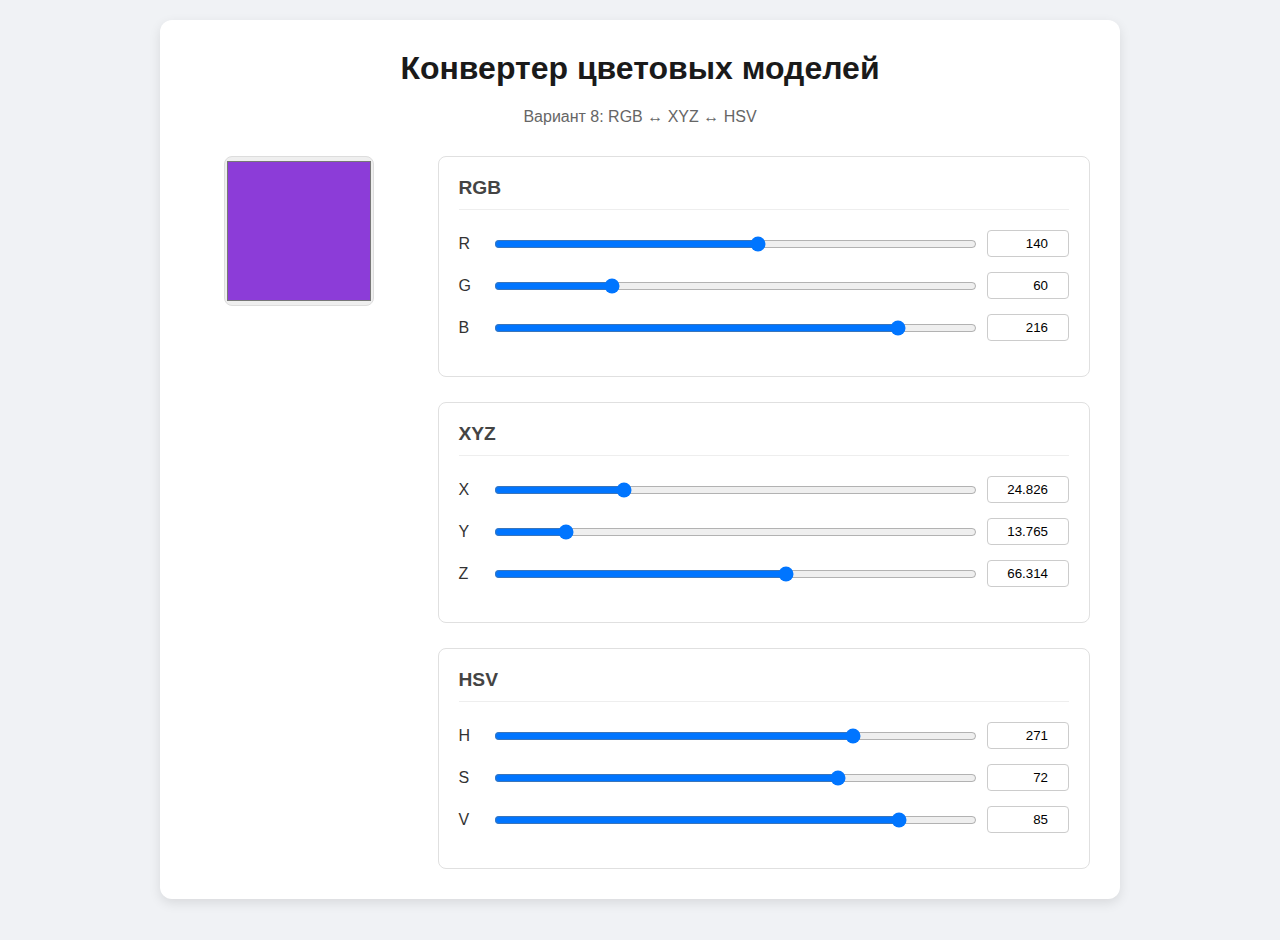
<file: index.html>
<!DOCTYPE html>
<html lang="ru">
<head>
    <meta charset="UTF-8">
    <meta name="viewport" content="width=device-width, initial-scale=1.0">
    <title>Конвертер Цветов (Вариант 8: RGB-XYZ-HSV)</title>
    <link rel="stylesheet" href="style.css">
</head>
<body>
    <div class="container">
        <h1>Конвертер цветовых моделей</h1>
        <p>Вариант 8: RGB ↔ XYZ ↔ HSV</p>

        <div class="main-content">
            <div class="color-preview-wrapper">
                <input type="color" id="color-picker" value="#8c3cd8">
                
                <div id="gamut-warning" class="warning hidden">
                    Внимание: Цвет находится вне цветового охвата sRGB и был скорректирован.
                </div>
            </div>

            <div class="color-models">
                <div class="model-card">
                    <h2>RGB</h2>
                    <div class="control-group">
                        <label for="r-range">R</label>
                        <input type="range" id="r-range" class="slider" min="0" max="255" step="1">
                        <input type="number" id="r-input" min="0" max="255">
                    </div>
                    <div class="control-group">
                        <label for="g-range">G</label>
                        <input type="range" id="g-range" class="slider" min="0" max="255" step="1">
                        <input type="number" id="g-input" min="0" max="255">
                    </div>
                    <div class="control-group">
                        <label for="b-range">B</label>
                        <input type="range" id="b-range" class="slider" min="0" max="255" step="1">
                        <input type="number" id="b-input" min="0" max="255">
                    </div>
                </div>

                <div class="model-card">
                    <h2>XYZ</h2>
                    <div class="control-group">
                        <label for="x-range">X</label>
                        <input type="range" id="x-range" class="slider" min="0" max="95.047" step="0.001">
                        <input type="number" id="x-input" min="0" max="95.047" step="0.001">
                    </div>
                    <div class="control-group">
                        <label for="y-range">Y</label>
                        <input type="range" id="y-range" class="slider" min="0" max="100.000" step="0.001">
                        <input type="number" id="y-input" min="0" max="100.000" step="0.001">
                    </div>
                    <div class="control-group">
                        <label for="z-range">Z</label>
                        <input type="range" id="z-range" class="slider" min="0" max="108.883" step="0.001">
                        <input type="number" id="z-input" min="0" max="108.883" step="0.001">
                    </div>
                </div>

                <div class="model-card">
                    <h2>HSV</h2>
                    <div class="control-group">
                        <label for="h-range">H</label>
                        <input type="range" id="h-range" class="slider" min="0" max="360" step="1">
                        <input type="number" id="h-input" min="0" max="360">
                    </div>
                    <div class="control-group">
                        <label for="s-range">S</label>
                        <input type="range" id="s-range" class="slider" min="0" max="100" step="1">
                        <input type="number" id="s-input" min="0" max="100">
                    </div>
                    <div class="control-group">
                        <label for="v-range">V</label>
                        <input type="range" id="v-range" class="slider" min="0" max="100" step="1">
                        <input type="number" id="v-input" min="0" max="100">
                    </div>
                </div>
            </div>
        </div>
    </div>
    <script src="script.js"></script>
</body>
</html>
</file>
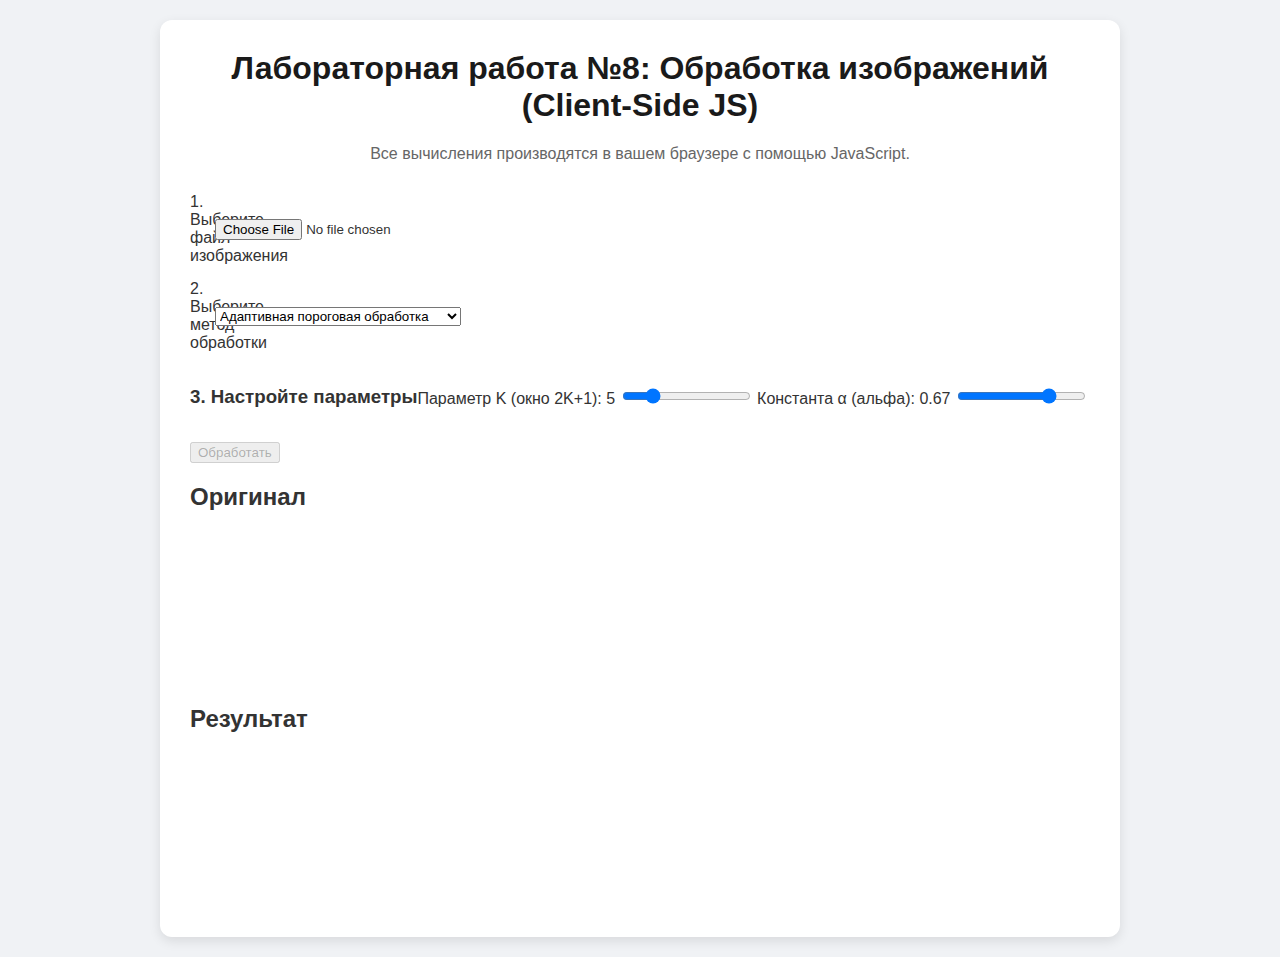
<file: index3.html>
<!DOCTYPE html>
<html lang="ru">
<head>
    <meta charset="UTF-8">
    <meta name="viewport" content="width=device-width, initial-scale=1.0">
    <title>Лабораторная работа №8 (JavaScript)</title>
    <link rel="stylesheet" href="style.css">
</head>
<body>
    <div class="container">
        <h1>Лабораторная работа №8: Обработка изображений (Client-Side JS)</h1>
        <p>Все вычисления производятся в вашем браузере с помощью JavaScript.</p>

        <div class="controls">
            <div class="control-group">
                <label for="fileInput">1. Выберите файл изображения</label>
                <input type="file" id="fileInput" accept="image/*">
            </div>
            
            <div class="control-group">
                <label for="processing_type">2. Выберите метод обработки</label>
                <select id="processing_type">
                    <optgroup label="Адаптивная обработка (из лекции)">
                        <option value="adaptive_lecture">Адаптивная пороговая обработка</option>
                    </optgroup>
                    <optgroup label="Высокочастотные фильтры (Резкость)">
                        <option value="sharpen">Простой фильтр резкости</option>
                        <option value="laplacian">Фильтр Лапласа</option>
                    </optgroup>
                    <optgroup label="Глобальная пороговая обработка">
                        <option value="global_manual">Ручной порог</option>
                        <option value="global_otsu">Метод Оцу</option>
                    </optgroup>
                </select>
            </div>

            <div class="control-group">
                <h3>3. Настройте параметры</h3>
                <!-- Параметры для Адаптивной обработки -->
                <div id="params-adaptive_lecture" class="params-block">
                    <label for="k_param">Параметр K (окно 2K+1): <span id="k_value">5</span></label>
                    <input type="range" id="k_param" min="1" max="20" value="5">
                    
                    <label for="alpha_param">Константа α (альфа): <span id="alpha_value">0.67</span></label>
                    <input type="range" id="alpha_param" min="0.3" max="0.8" step="0.01" value="0.67">
                </div>
                <!-- Параметры для Глобальной ручной обработки -->
                <div id="params-global_manual" class="params-block" style="display: none;">
                    <label for="threshold_value">Значение порога: <span id="threshold_display">127</span></label>
                    <input type="range" id="threshold_value" min="0" max="255" value="127">
                </div>
            </div>

            <button id="processButton" class="submit-btn" disabled>Обработать</button>
        </div>
        
        <div id="loader" class="loader" style="display: none;">
            <p>Идет обработка... Это может занять некоторое время.</p>
        </div>

        <div class="results">
            <div class="image-box">
                <h2>Оригинал</h2>
                <canvas id="originalCanvas"></canvas>
            </div>
            <div class="image-box">
                <h2>Результат</h2>
                <canvas id="processedCanvas"></canvas>
            </div>
        </div>
    </div>
    <script src="script.js"></script>
</body>
</html>
</file>
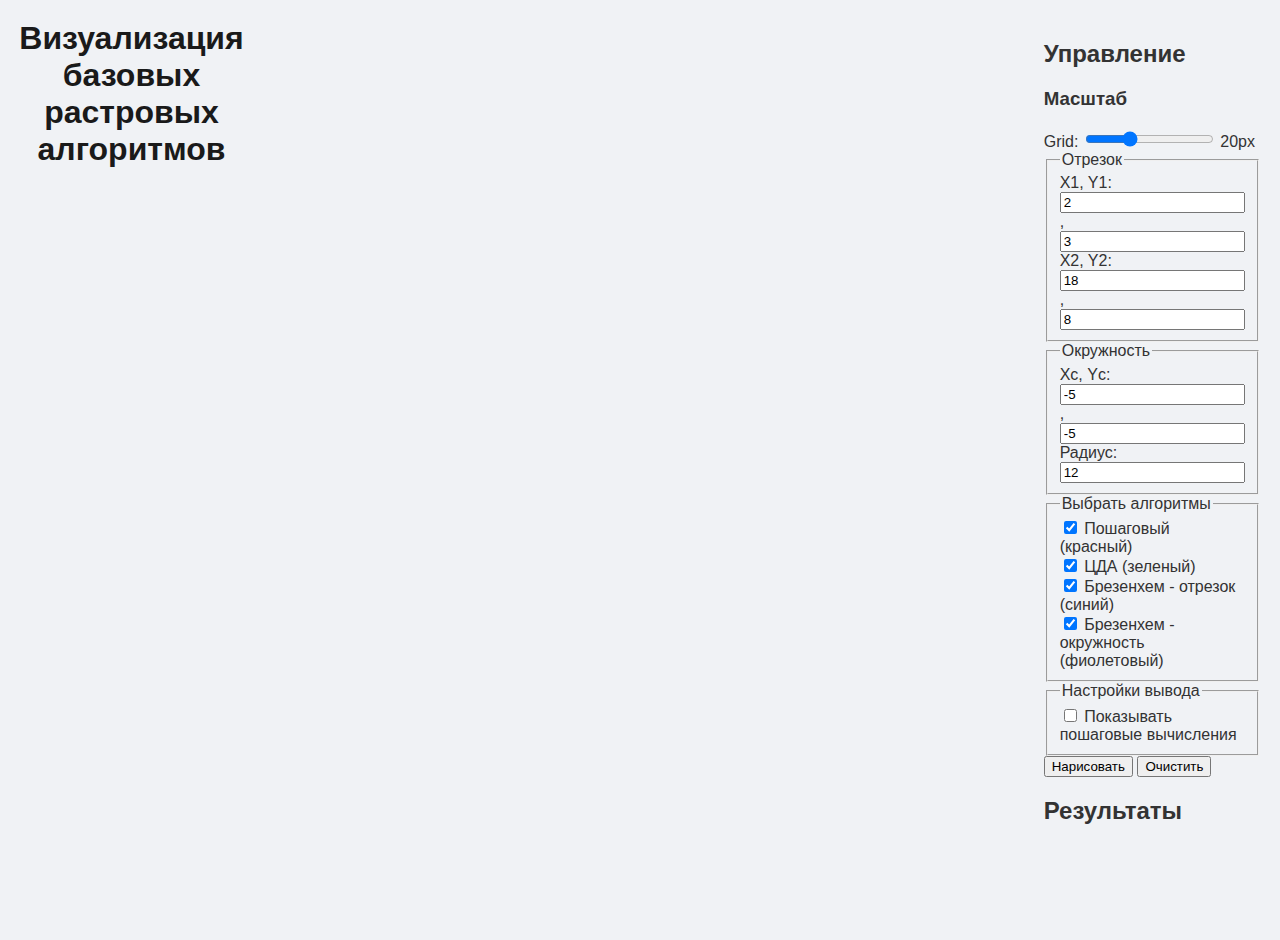
<file: index4.html>
<!DOCTYPE html>
<html lang="ru">
<head>
    <meta charset="UTF-8">
    <title>ЛР: Базовые растровые алгоритмы</title>
    <link rel="stylesheet" href="style.css">
</head>
<body>
    <h1>Визуализация базовых растровых алгоритмов</h1>
    
    <main>
        <canvas id="rasterCanvas" width="800" height="800"></canvas>
    </main>

    <aside>
        <div class="panel controls">
            <h2>Управление</h2>
            <div class="input-group">
                <h3>Масштаб</h3>
                <label for="scale">Grid:</label>
                <input type="range" id="scale" min="5" max="50" value="20"> <span id="scaleValue">20px</span>
            </div>

            <fieldset>
                <legend>Отрезок</legend>
                <label for="x1">X1, Y1:</label> <input type="number" id="x1" value="2">, <input type="number" id="y1" value="3"> <br>
                <label for="x2">X2, Y2:</label> <input type="number" id="x2" value="18">, <input type="number" id="y2" value="8">
            </fieldset>
            
            <fieldset>
                <legend>Окружность</legend>
                <label for="xc">Xс, Yс:</label> <input type="number" id="xc" value="-5">, <input type="number" id="yc" value="-5"> <br>
                <label for="r">Радиус:</label> <input type="number" id="r" value="12">
            </fieldset>

            <fieldset>
                <legend>Выбрать алгоритмы</legend>
                <div><input type="checkbox" id="runStepByStep" checked> <label for="runStepByStep">Пошаговый (красный)</label></div>
                <div><input type="checkbox" id="runDda" checked> <label for="runDda">ЦДА (зеленый)</label></div>
                <div><input type="checkbox" id="runBresenhamLine" checked> <label for="runBresenhamLine">Брезенхем - отрезок (синий)</label></div>
                <div><input type="checkbox" id="runBresenhamCircle" checked> <label for="runBresenhamCircle">Брезенхем - окружность (фиолетовый)</label></div>
            </fieldset>
            
            <fieldset>
                <legend>Настройки вывода</legend>
                <div><input type="checkbox" id="showLogs"> <label for="showLogs">Показывать пошаговые вычисления</label></div>
            </fieldset>

            <button id="drawButton">Нарисовать</button>
            <button id="clearButton">Очистить</button>
        </div>

        <div class="panel results">
            <h2>Результаты</h2>
            <div id="timingResults"></div>
            <pre id="results-log"></pre>
        </div>
    </aside>

    <script src="script.js"></script>
</body>
</html>
</file>
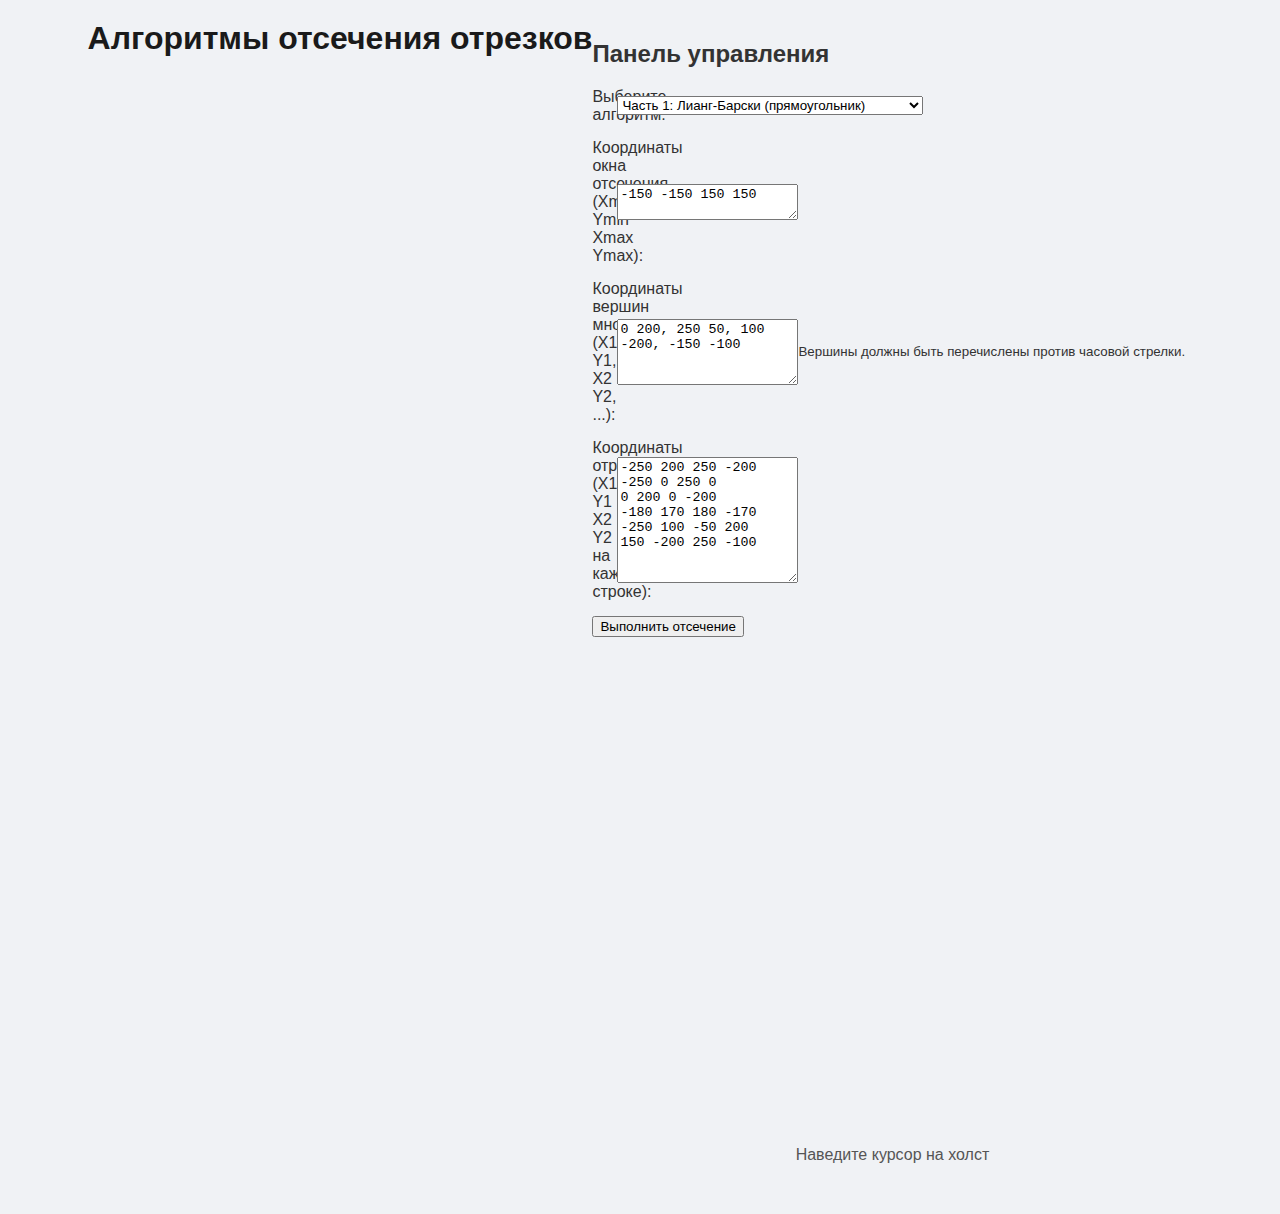
<file: index5.html>
<!DOCTYPE html>
<html lang="ru">
<head>
    <meta charset="UTF-8">
    <meta name="viewport" content="width=device-width, initial-scale=1.0">
    <title>Алгоритмы отсечения (Декартова система)</title>
    <link rel="stylesheet" href="style.css">
</head>
<body>
    <h1>Алгоритмы отсечения отрезков</h1>
    <div class="main-container">
        
        <div class="controls">
            <h2>Панель управления</h2>
            
            <div class="control-group">
                <label for="algorithm-select">Выберите алгоритм:</label>
                <select id="algorithm-select">
                    <option value="liang-barsky">Часть 1: Лианг-Барски (прямоугольник)</option>
                    <option value="cyrus-beck">Часть 2: Кирус-Бек (выпуклый многоугольник)</option>
                </select>
            </div>

            <div id="rect-inputs" class="control-group">
                <label>Координаты окна отсечения (Xmin Ymin Xmax Ymax):</label>
                <textarea id="clipping-rect" rows="2">-150 -150 150 150</textarea>
            </div>

            <div id="polygon-inputs" class="control-group hidden">
                <label>Координаты вершин многоугольника (X1 Y1, X2 Y2, ...):</label>
                <textarea id="clipping-polygon" rows="4">0 200, 250 50, 100 -200, -150 -100</textarea>
                <small>Вершины должны быть перечислены против часовой стрелки.</small>
            </div>

            <div class="control-group">
                <label>Координаты отрезков (X1 Y1 X2 Y2 на каждой строке):</label>
                <textarea id="lines-input" rows="8">-250 200 250 -200
-250 0 250 0
0 200 0 -200
-180 170 180 -170
-250 100 -50 200
150 -200 250 -100</textarea>
            </div>

            <button id="draw-button">Выполнить отсечение</button>
        </div>

        <div class="canvas-container">
            <canvas id="main-canvas" width="600" height="500"></canvas>
            <p id="coords-display" style="text-align: center; color: #555; margin-top: 5px;">Наведите курсор на холст</p>
        </div>

    </div>

    <script src="script.js"></script>
</body>
</html>
</file>
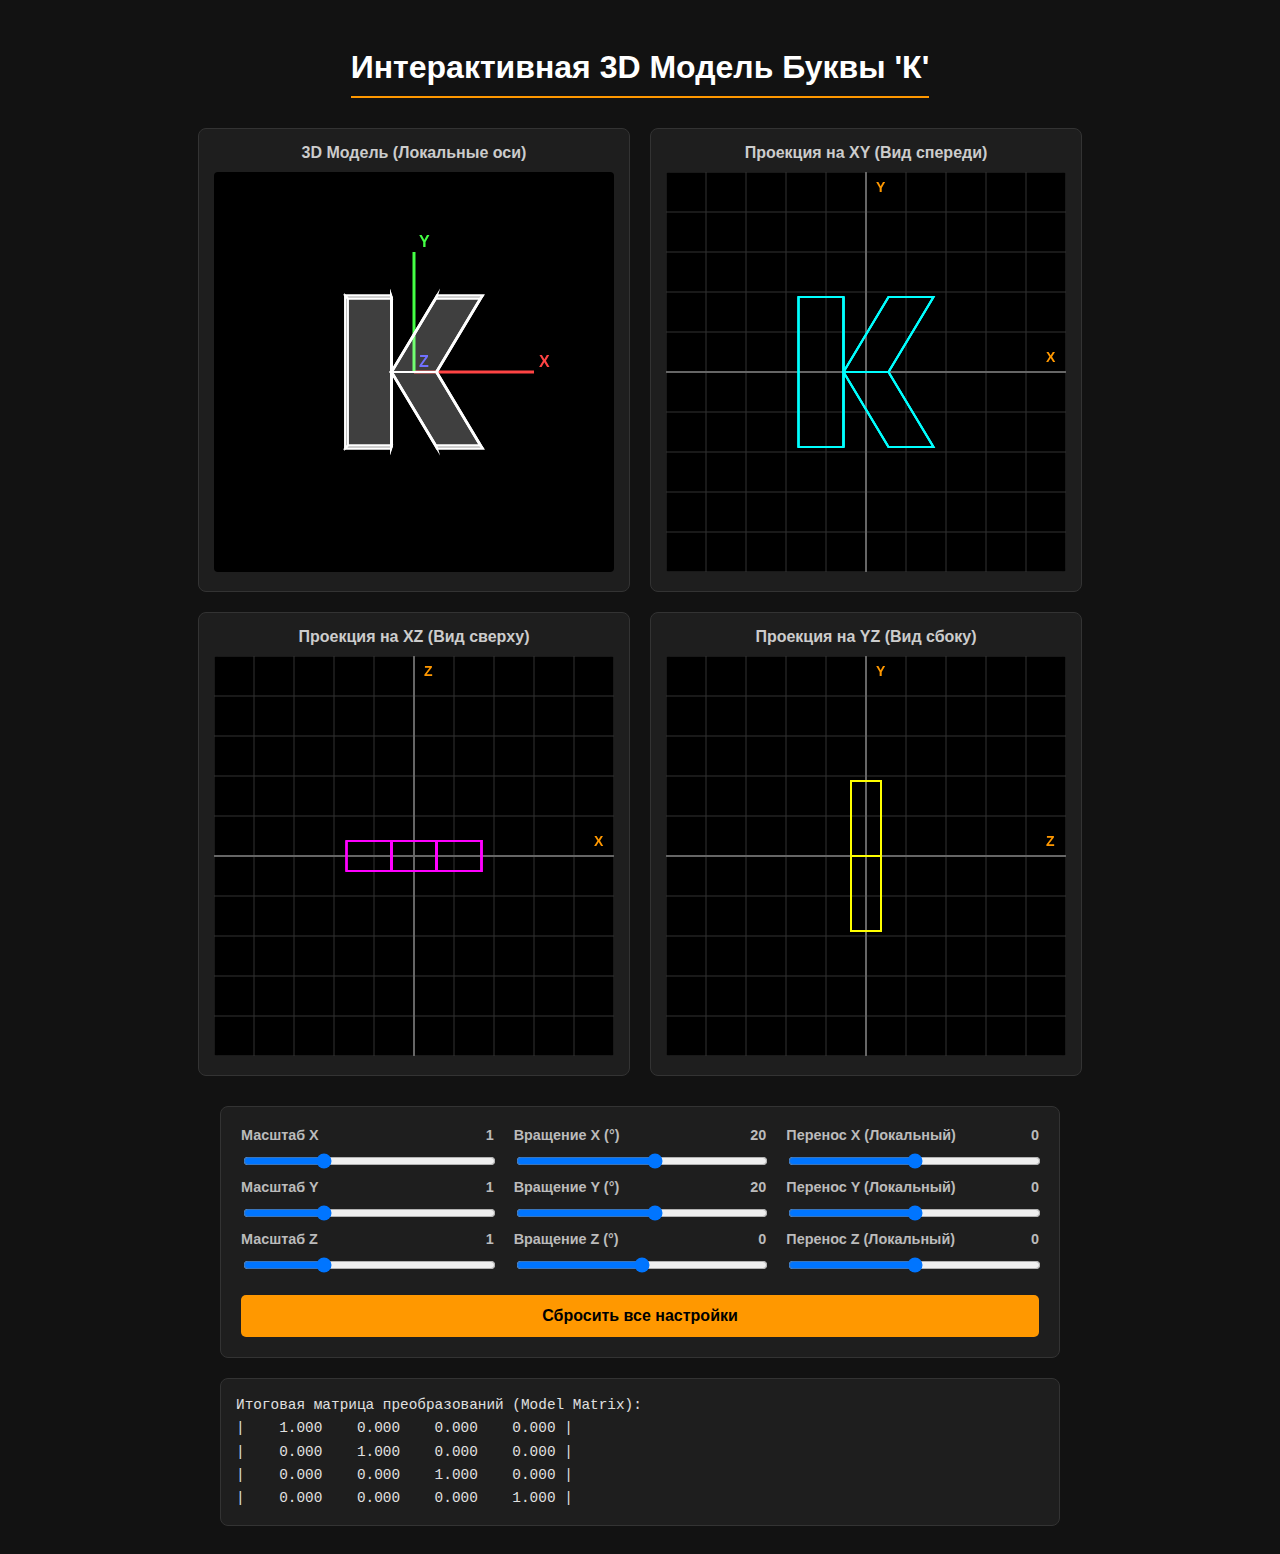
<file: index6.html>
<!DOCTYPE html>
<html lang="ru">
<head>
    <meta charset="UTF-8">
    <title>3D Буква 'К' - Local Coordinates</title>
    <style>
        body {
            font-family: 'Segoe UI', Tahoma, Geneva, Verdana, sans-serif;
            display: flex;
            flex-direction: column;
            align-items: center;
            background-color: #121212;
            color: #e0e0e0;
            padding: 20px;
        }

        h1 {
            color: #ffffff;
            border-bottom: 2px solid #ff9800;
            padding-bottom: 10px;
            margin-bottom: 30px;
        }

        .canvas-grid {
            display: grid;
            grid-template-columns: repeat(2, 1fr);
            gap: 20px;
            margin-bottom: 30px;
        }

        .canvas-container {
            background-color: #1e1e1e;
            padding: 15px;
            border-radius: 8px;
            border: 1px solid #333;
            text-align: center;
            position: relative;
        }

        canvas {
            background-color: #000000;
            border-radius: 4px;
            cursor: crosshair;
        }

        .controls-matrix {
            display: flex;
            flex-direction: column;
            gap: 20px;
            width: 100%;
            max-width: 840px;
        }

        .controls {
            display: grid;
            grid-template-columns: repeat(auto-fit, minmax(250px, 1fr));
            gap: 20px;
            padding: 20px;
            background-color: #1e1e1e;
            border: 1px solid #333;
            border-radius: 8px;
        }

        .control-group {
            display: flex;
            flex-direction: column;
            gap: 8px;
        }

        label {
            font-weight: bold;
            font-size: 0.9em;
            color: #bbbbbb;
            display: flex;
            justify-content: space-between;
        }

        input[type="range"] {
            width: 100%;
            cursor: pointer;
        }

        #resetButton {
            padding: 12px;
            font-size: 1em;
            font-weight: bold;
            cursor: pointer;
            background-color: #ff9800;
            color: #000;
            border: none;
            border-radius: 5px;
            grid-column: 1 / -1;
            transition: background-color 0.2s;
        }
        #resetButton:hover {
            background-color: #ffa726;
        }

        #matrix-display {
            font-family: 'Courier New', Courier, monospace;
            white-space: pre;
            background-color: #1e1e1e;
            color: #e0e0e0;
            padding: 15px;
            border-radius: 8px;
            border: 1px solid #333;
            line-height: 1.6;
            font-size: 0.9em;
            overflow-x: auto;
        }

        h4 {
            margin-top: 0;
            margin-bottom: 10px;
            color: #cccccc;
        }
    </style>
</head>
<body>

<h1>Интерактивная 3D Модель Буквы 'К'</h1>

<div class="canvas-grid">
    <div class="canvas-container">
        <h4>3D Модель (Локальные оси)</h4>
        <canvas id="mainCanvas" width="400" height="400"></canvas>
    </div>
    <div class="canvas-container">
        <h4>Проекция на XY (Вид спереди)</h4>
        <canvas id="projectionCanvasXY" width="400" height="400"></canvas>
    </div>
    <div class="canvas-container">
        <h4>Проекция на XZ (Вид сверху)</h4>
        <canvas id="projectionCanvasXZ" width="400" height="400"></canvas>
    </div>
    <div class="canvas-container">
        <h4>Проекция на YZ (Вид сбоку)</h4>
        <canvas id="projectionCanvasYZ" width="400" height="400"></canvas>
    </div>
</div>

<div class="controls-matrix">
    <div class="controls">
        <div class="control-group">
            <label>Масштаб X <span id="val-sx">1</span></label><input type="range" id="scaleX" min="0.1" max="3" value="1" step="0.1">
            <label>Масштаб Y <span id="val-sy">1</span></label><input type="range" id="scaleY" min="0.1" max="3" value="1" step="0.1">
            <label>Масштаб Z <span id="val-sz">1</span></label><input type="range" id="scaleZ" min="0.1" max="3" value="1" step="0.1">
        </div>
        <div class="control-group">
            <label>Вращение X (°)<span id="val-rx">20</span></label><input type="range" id="rotateX" min="-180" max="180" value="20" step="1">
            <label>Вращение Y (°)<span id="val-ry">20</span></label><input type="range" id="rotateY" min="-180" max="180" value="20" step="1">
            <label>Вращение Z (°)<span id="val-rz">0</span></label><input type="range" id="rotateZ" min="-180" max="180" value="0" step="1">
        </div>
        <div class="control-group">
            <label>Перенос X (Локальный) <span id="val-tx">0</span></label><input type="range" id="translateX" min="-20" max="20" value="0" step="0.5">
            <label>Перенос Y (Локальный) <span id="val-ty">0</span></label><input type="range" id="translateY" min="-20" max="20" value="0" step="0.5">
            <label>Перенос Z (Локальный) <span id="val-tz">0</span></label><input type="range" id="translateZ" min="-50" max="50" value="0" step="1">
        </div>
        <button id="resetButton">Сбросить все настройки</button>
    </div>
    <div id="matrix-display"></div>
</div>

<script>
const MatrixMath = {
    multiplyMatrixAndPoint: (m, p) => {
        const v = [p.x, p.y, p.z, 1], r = [0,0,0,0];
        for(let i=0;i<4;i++) for(let j=0;j<4;j++) r[i]+=m[i][j]*v[j];
        return { x: r[0], y: r[1], z: r[2] };
    },
    multiplyMatrices: (m1, m2) => {
        const r=[[0,0,0,0],[0,0,0,0],[0,0,0,0],[0,0,0,0]];
        for(let i=0;i<4;i++) for(let j=0;j<4;j++) for(let k=0;k<4;k++) r[i][j]+=m1[i][k]*m2[k][j];
        return r;
    },
    createIdentityMatrix: () => [[1,0,0,0],[0,1,0,0],[0,0,1,0],[0,0,0,1]],
    createScaleMatrix: (sx,sy,sz) => [[sx,0,0,0],[0,sy,0,0],[0,0,sz,0],[0,0,0,1]],
    createTranslationMatrix: (tx,ty,tz) => [[1,0,0,tx],[0,1,0,ty],[0,0,1,tz],[0,0,0,1]],
    createRotationXMatrix: a => { const c=Math.cos(a),s=Math.sin(a); return [[1,0,0,0],[0,c,-s,0],[0,s,c,0],[0,0,0,1]]; },
    createRotationYMatrix: a => { const c=Math.cos(a),s=Math.sin(a); return [[c,0,s,0],[0,1,0,0],[-s,0,c,0],[0,0,0,1]]; },
    createRotationZMatrix: a => { const c=Math.cos(a),s=Math.sin(a); return [[c,-s,0,0],[s,c,0,0],[0,0,1,0],[0,0,0,1]]; }
};

class CyrillicLetterK3D {
    constructor() {
        const rawVertices = [
            [0,0,0],[3,0,0],[3,10,0],[0,10,0],[0,0,2],[3,0,2],[3,10,2],[0,10,2], 
            [3,5,0],[6,10,0],[9,10,0],[6,5,0],[3,5,2],[6,10,2],[9,10,2],[6,5,2], 
            [3,5,0],[6,0,0],[9,0,0],[6,5,0],[3,5,2],[6,0,2],[9,0,2],[6,5,2]  
        ];
        
        this.originalVertices = rawVertices.map(v => ({ x: v[0]-4.5, y: v[1]-5, z: v[2]-1 }));
        
        this.faces = [
            [0,1,2,3],[4,5,6,7],[0,1,5,4],[2,3,7,6],[0,3,7,4],[1,2,6,5],
            [8,9,10,11],[12,13,14,15],[8,9,13,12],[10,11,15,14],[8,11,15,12],[9,10,14,13],
            [16,17,18,19],[20,21,22,23],[16,17,21,20],[18,19,23,22],[16,19,23,20],[17,18,22,21],
            [2,8,12,6], [1,16,20,5]
        ];

        this.scale = {x:1,y:1,z:1}; 
        this.translate={x:0,y:0,z:0}; 
        this.rotate={x:0,y:0,z:0};
        this.currentMatrix = MatrixMath.createIdentityMatrix();
    }

    getTransformedVertices(applyRotation = true) {
        const s = this.scale, r = this.rotate, t = this.translate;
        
        const scaleM = MatrixMath.createScaleMatrix(s.x, s.y, s.z);
        const transM = MatrixMath.createTranslationMatrix(t.x, t.y, t.z);
        
        let finalM;

        if (applyRotation) {
            const rotXM = MatrixMath.createRotationXMatrix(r.x * Math.PI / 180);
            const rotYM = MatrixMath.createRotationYMatrix(r.y * Math.PI / 180);
            const rotZM = MatrixMath.createRotationZMatrix(r.z * Math.PI / 180);
            let rotM = MatrixMath.multiplyMatrices(rotYM, rotXM);
            rotM = MatrixMath.multiplyMatrices(rotZM, rotM);

            const localTransform = MatrixMath.multiplyMatrices(transM, scaleM);

            finalM = MatrixMath.multiplyMatrices(rotM, localTransform);
            
            this.currentMatrix = finalM;
        } else {
            finalM = MatrixMath.multiplyMatrices(transM, scaleM);
        }

        return this.originalVertices.map(v => MatrixMath.multiplyMatrixAndPoint(finalM, v));
    }

    getRotationMatrix() {
        const r = this.rotate;
        const rotXM = MatrixMath.createRotationXMatrix(r.x * Math.PI / 180);
        const rotYM = MatrixMath.createRotationYMatrix(r.y * Math.PI / 180);
        const rotZM = MatrixMath.createRotationZMatrix(r.z * Math.PI / 180);
        let m = MatrixMath.multiplyMatrices(rotYM, rotXM);
        return MatrixMath.multiplyMatrices(rotZM, m);
    }
}

class Visualization3D {
    constructor() {
        this.letter = new CyrillicLetterK3D();
        this.setupCanvases();
        this.setupControls();
        this.updateVisualization();
    }

    setupCanvases() {
        this.canvases = { 
            main: document.getElementById('mainCanvas'), 
            xy: document.getElementById('projectionCanvasXY'), 
            xz: document.getElementById('projectionCanvasXZ'), 
            yz: document.getElementById('projectionCanvasYZ') 
        };
        this.contexts = { 
            main: this.canvases.main.getContext('2d'), 
            xy: this.canvases.xy.getContext('2d'), 
            xz: this.canvases.xz.getContext('2d'), 
            yz: this.canvases.yz.getContext('2d') 
        };
    }

    setupControls() {
        this.sliders = { 
            scaleX:document.getElementById('scaleX'), scaleY:document.getElementById('scaleY'), scaleZ:document.getElementById('scaleZ'), 
            rotateX:document.getElementById('rotateX'), rotateY:document.getElementById('rotateY'), rotateZ:document.getElementById('rotateZ'), 
            translateX:document.getElementById('translateX'), translateY:document.getElementById('translateY'), translateZ:document.getElementById('translateZ') 
        };

        Object.keys(this.sliders).forEach(key => {
            this.sliders[key].addEventListener('input', (e) => {
                const span = document.querySelector(`#val-${key.replace('scale','s').replace('rotate','r').replace('translate','t').toLowerCase()}`);
                if(span) span.textContent = e.target.value;
                this.updateFromSliders();
            });
        });

        document.getElementById('resetButton').addEventListener('click', () => this.resetParameters());
    }

    updateFromSliders() {
        this.letter.scale = { x:parseFloat(this.sliders.scaleX.value), y:parseFloat(this.sliders.scaleY.value), z:parseFloat(this.sliders.scaleZ.value) };
        this.letter.rotate = { x:parseInt(this.sliders.rotateX.value), y:parseInt(this.sliders.rotateY.value), z:parseInt(this.sliders.rotateZ.value) };
        this.letter.translate = { x:parseFloat(this.sliders.translateX.value), y:parseFloat(this.sliders.translateY.value), z:parseFloat(this.sliders.translateZ.value) };
        this.updateVisualization();
    }

    resetParameters() {
        this.sliders.scaleX.value=1; this.sliders.scaleY.value=1; this.sliders.scaleZ.value=1;
        this.sliders.rotateX.value=20; this.sliders.rotateY.value=20; this.sliders.rotateZ.value=0;
        this.sliders.translateX.value=0; this.sliders.translateY.value=0; this.sliders.translateZ.value=0;
        
        ['sx','sy','sz','rx','ry','rz','tx','ty','tz'].forEach(k => {
             const el = document.getElementById('val-'+k);
             if(el) el.textContent = (k.startsWith('r') && k!=='rz') ? '20' : (k==='rz'||k.startsWith('t') ? '0' : '1');
        });
        this.updateFromSliders();
    }
    
    applyPerspective(point, zoom) {
        const perspective = 800; 
        const scaleFactor = perspective / (perspective - (point.z * zoom));
        return {
            x: point.x * zoom * scaleFactor,
            y: point.y * zoom * scaleFactor
        };
    }

    drawFlatAxes(ctx, label1, label2) {
        const w = ctx.canvas.width, h = ctx.canvas.height;
        const cx = w/2, cy = h/2;
        ctx.strokeStyle = '#333'; ctx.lineWidth = 1;
        ctx.beginPath();
        for(let i=-200; i<=200; i+=40) {
            ctx.moveTo(cx+i, 0); ctx.lineTo(cx+i, h);
            ctx.moveTo(0, cy+i); ctx.lineTo(w, cy+i);
        }
        ctx.stroke();
        ctx.strokeStyle = '#666'; ctx.lineWidth = 2;
        ctx.beginPath();
        ctx.moveTo(0, cy); ctx.lineTo(w, cy);
        ctx.moveTo(cx, 0); ctx.lineTo(cx, h);
        ctx.stroke();
        ctx.fillStyle = '#ff9800'; ctx.font = 'bold 14px Arial';
        ctx.fillText(label1, w - 20, cy - 10);
        ctx.fillText(label2, cx + 10, 20);
    }
    
    draw3DAxes(ctx, zoom) {
        const w = ctx.canvas.width, h = ctx.canvas.height;
        const cx = w/2, cy = h/2;
        const axisLength = 8;
        const rotM = this.letter.getRotationMatrix();
        
        const origin = {x:0, y:0, z:0};
        const xAxis = {x:axisLength, y:0, z:0};
        const yAxis = {x:0, y:axisLength, z:0};
        const zAxis = {x:0, y:0, z:axisLength}; 

        const transform = (p) => MatrixMath.multiplyMatrixAndPoint(rotM, p);
        
        const tOrigin = transform(origin);
        const tX = transform(xAxis);
        const tY = transform(yAxis);
        const tZ = transform(zAxis);

        const drawLine = (start, end, color, label) => {
            const pStart = this.applyPerspective(start, zoom);
            const pEnd = this.applyPerspective(end, zoom);

            ctx.beginPath();
            ctx.strokeStyle = color;
            ctx.lineWidth = 3;
            ctx.moveTo(pStart.x + cx, -pStart.y + cy);
            ctx.lineTo(pEnd.x + cx, -pEnd.y + cy);
            ctx.stroke();
            
            ctx.fillStyle = color;
            ctx.font = 'bold 16px Arial';
            ctx.fillText(label, pEnd.x + cx + 5, -pEnd.y + cy - 5);
        };

        drawLine(tOrigin, tX, '#ff4444', 'X');
        drawLine(tOrigin, tY, '#44ff44', 'Y');
        drawLine(tOrigin, tZ, '#4444ff', 'Z');
    }

    drawObject(ctx, vertices, axis1, axis2, color, zoom, is3DView = false) {
        const w = ctx.canvas.width, h = ctx.canvas.height;
        const offsetX = w / 2, offsetY = h / 2;

        ctx.strokeStyle = color; ctx.lineWidth = 2;
        
        this.letter.faces.forEach(face => {
            ctx.beginPath();
            
            const getCoords = (index) => {
                const p = vertices[index];
                if (is3DView) {
                    const proj = this.applyPerspective(p, zoom);
                    return { x: proj.x, y: proj.y };
                } else {
                    return { x: p[axis1] * zoom, y: p[axis2] * zoom };
                }
            };

            const start = getCoords(face[0]);
            ctx.moveTo(start.x + offsetX, -start.y + offsetY);
            
            for (let i = 1; i < face.length; i++) {
                const p = getCoords(face[i]);
                ctx.lineTo(p.x + offsetX, -p.y + offsetY);
            }
            ctx.closePath();
            ctx.stroke();
            
            if(is3DView) {
                 ctx.fillStyle = color + '22';
                 ctx.fill();
            }
        });
    }

    updateMatrixDisplay() {
        const matrix = this.letter.currentMatrix;
        let str = 'Итоговая матрица преобразований (Model Matrix):\n';
        matrix.forEach(row => {
            str += `| ${row.map(v => v.toFixed(3).padStart(8,' ')).join(' ')} |\n`;
        });
        document.getElementById('matrix-display').textContent = str;
    }

    updateVisualization() {
        const zoom = 15;
        const vertices3D = this.letter.getTransformedVertices(true);
        const verticesFlat = this.letter.getTransformedVertices(false);

        const ctxMain = this.contexts.main;
        ctxMain.clearRect(0, 0, 400, 400);
        this.draw3DAxes(ctxMain, zoom);
        this.drawObject(ctxMain, vertices3D, 'x', 'y', '#ffffff', zoom, true);

        const ctxXY = this.contexts.xy;
        ctxXY.clearRect(0,0,400,400);
        this.drawFlatAxes(ctxXY, 'X', 'Y');
        this.drawObject(ctxXY, verticesFlat, 'x', 'y', '#00ffff', zoom);

        const ctxXZ = this.contexts.xz;
        ctxXZ.clearRect(0,0,400,400);
        this.drawFlatAxes(ctxXZ, 'X', 'Z');
        this.drawObject(ctxXZ, verticesFlat, 'x', 'z', '#ff00ff', zoom);

        const ctxYZ = this.contexts.yz;
        ctxYZ.clearRect(0,0,400,400);
        this.drawFlatAxes(ctxYZ, 'Z', 'Y'); 
        this.drawObject(ctxYZ, verticesFlat, 'z', 'y', '#ffff00', zoom);

        this.updateMatrixDisplay();
    }
}

document.addEventListener('DOMContentLoaded', () => { new Visualization3D(); });
</script>

</body>
</html>
</file>
<file: style.css>
body {
    font-family: -apple-system, BlinkMacSystemFont, 'Segoe UI', Roboto, Oxygen, Ubuntu, Cantarell, 'Open Sans', 'Helvetica Neue', sans-serif;
    background-color: #f0f2f5;
    color: #333;
    display: flex;
    justify-content: center;
    align-items: flex-start;
    min-height: 100vh;
    margin: 0;
    padding: 20px;
}

.container {
    width: 100%;
    max-width: 900px;
    background-color: #fff;
    padding: 30px;
    border-radius: 12px;
    box-shadow: 0 4px 12px rgba(0, 0, 0, 0.1);
}

h1 {
    text-align: center;
    margin-top: 0;
    color: #1a1a1a;
}

p {
    text-align: center;
    color: #666;
    margin-bottom: 30px;
}

.main-content {
    display: flex;
    gap: 30px;
}

.color-preview-wrapper {
    flex: 1;
    display: flex;
    flex-direction: column;
    align-items: center;
    justify-content: flex-start;
}

#color-picker {
    -webkit-appearance: none;
    -moz-appearance: none;
    appearance: none;
    width: 150px;
    height: 150px;
    padding: 0;
    border: none;
    border-radius: 8px;
    cursor: pointer;
    border: 1px solid #ddd;
    margin-bottom: 15px; 
}

.warning {
    font-size: 12px;
    color: #d93025;
    text-align: center;
    padding: 8px;
    background-color: #fbe9e7;
    border-radius: 4px;
    max-width: 150px;
}

.hidden {
    display: none;
}

.color-models {
    flex: 3;
    display: grid;
    grid-template-columns: 1fr;
    gap: 25px;
}

.model-card {
    padding: 20px;
    border: 1px solid #e0e0e0;
    border-radius: 8px;
}

.model-card h2 {
    margin-top: 0;
    margin-bottom: 20px;
    font-size: 1.2em;
    color: #444;
    border-bottom: 1px solid #eee;
    padding-bottom: 10px;
}

.control-group {
    display: flex;
    align-items: center;
    margin-bottom: 15px;
}

.control-group label {
    font-weight: 500;
    width: 25px;
}

.control-group .slider {
    flex-grow: 1;
    margin: 0 10px;
}

.control-group input[type="number"] {
    width: 70px;
    padding: 5px;
    border: 1px solid #ccc;
    border-radius: 4px;
    text-align: right;
}

@media (max-width: 768px) {
    .main-content {
        flex-direction: column;
    }
    .color-preview-wrapper {
        margin-bottom: 20px;
    }
}
</file>
